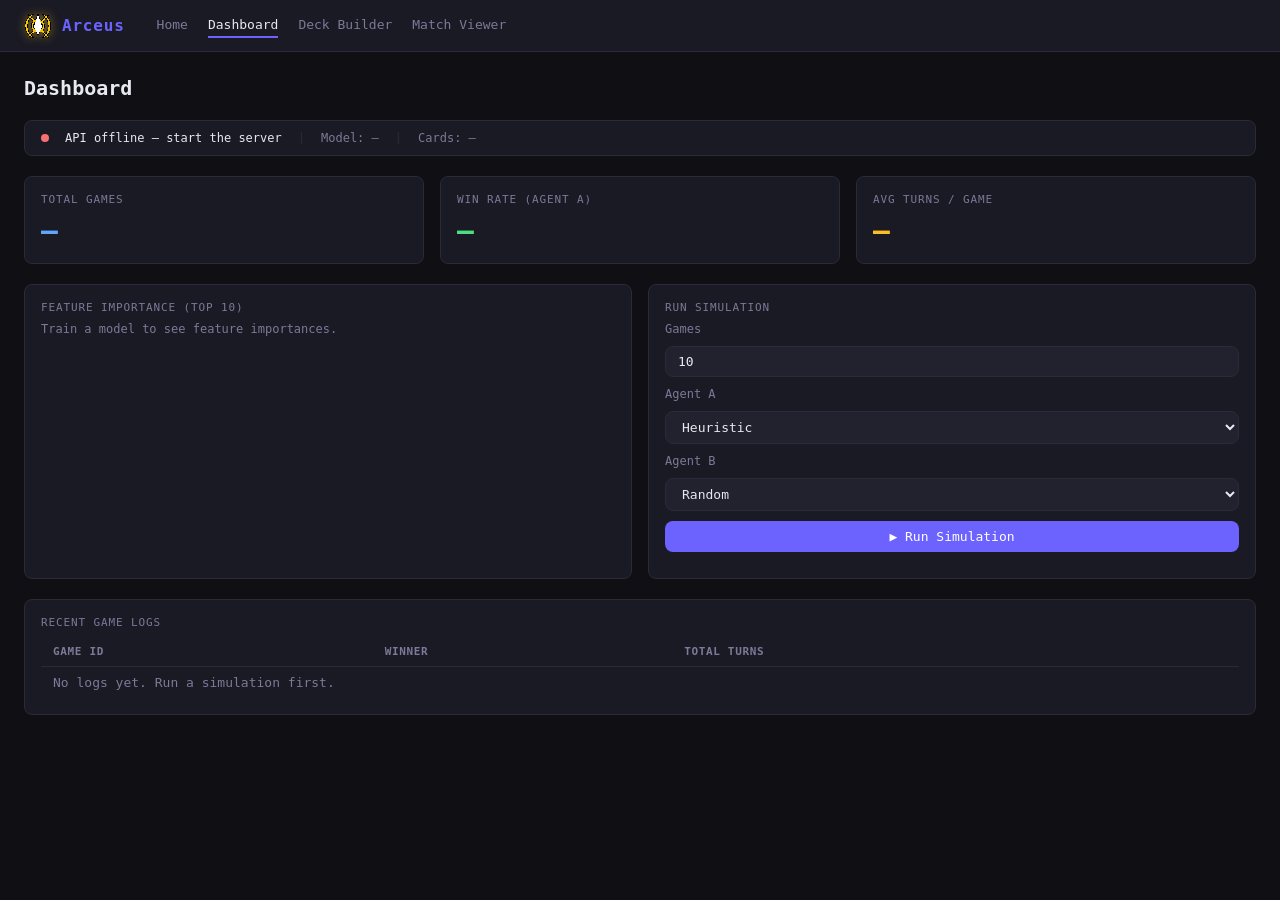
<file: ui/index.html>
<!DOCTYPE html>
<html lang="en">
<head>
  <meta charset="UTF-8">
  <meta name="viewport" content="width=device-width, initial-scale=1.0">
  <title>Arceus — Dashboard</title>
  <link rel="stylesheet" href="assets/style.css">
</head>
<body>

<nav>
  <a href="landing.html" style="display:flex;align-items:center;gap:10px;text-decoration:none">
    <img src="assets/logo.png" alt="Arceus" style="height:28px;width:auto;filter:drop-shadow(0 0 5px #fbbf2488);image-rendering:pixelated;">
    <span class="nav-brand">Arceus</span>
  </a>
  <div class="nav-links">
    <a href="landing.html" class="nav-link">Home</a>
    <a href="index.html" class="nav-link active">Dashboard</a>
    <a href="deck_builder.html" class="nav-link">Deck Builder</a>
    <a href="match_viewer.html" class="nav-link">Match Viewer</a>
  </div>
</nav>

<div class="page">
  <h1 class="page-title">Dashboard</h1>

  <!-- Status bar -->
  <div class="status-bar" id="statusBar">
    <div class="status-dot red" id="apiDot"></div>
    <span id="apiStatus">Connecting to API...</span>
    <span style="color:var(--border)">|</span>
    <span id="modelStatus" style="color:var(--text-muted)">Model: —</span>
    <span style="color:var(--border)">|</span>
    <span id="cardsStatus" style="color:var(--text-muted)">Cards: —</span>
  </div>

  <!-- Stats -->
  <div class="grid-3" style="margin-bottom:20px">
    <div class="card">
      <div class="card-title">Total Games</div>
      <div class="card-value blue" id="statGames">—</div>
    </div>
    <div class="card">
      <div class="card-title">Win Rate (Agent A)</div>
      <div class="card-value green" id="statWinRate">—</div>
    </div>
    <div class="card">
      <div class="card-title">Avg Turns / Game</div>
      <div class="card-value yellow" id="statAvgTurns">—</div>
    </div>
  </div>

  <div class="grid-2" style="margin-bottom:20px">
    <!-- Feature Importance Chart -->
    <div class="card">
      <div class="card-title">Feature Importance (Top 10)</div>
      <div class="bar-chart" id="featureChart" style="margin-top:8px">
        <div style="color:var(--text-muted);font-size:12px">Train a model to see feature importances.</div>
      </div>
    </div>

    <!-- Quick Simulate -->
    <div class="card">
      <div class="card-title">Run Simulation</div>
      <div style="display:flex;flex-direction:column;gap:10px;margin-top:8px">
        <label style="font-size:12px;color:var(--text-muted)">Games</label>
        <input type="number" id="simGames" value="10" min="1" max="500">
        <label style="font-size:12px;color:var(--text-muted)">Agent A</label>
        <select id="simAgentA">
          <option value="heuristic">Heuristic</option>
          <option value="xgboost">XGBoost</option>
          <option value="random">Random</option>
        </select>
        <label style="font-size:12px;color:var(--text-muted)">Agent B</label>
        <select id="simAgentB">
          <option value="random">Random</option>
          <option value="heuristic">Heuristic</option>
          <option value="xgboost">XGBoost</option>
        </select>
        <button id="simBtn">▶ Run Simulation</button>
        <div id="simResult" style="font-size:12px;color:var(--text-muted)"></div>
      </div>
    </div>
  </div>

  <!-- Recent Logs -->
  <div class="card">
    <div class="card-title">Recent Game Logs</div>
    <table style="margin-top:8px">
      <thead>
        <tr>
          <th>Game ID</th>
          <th>Winner</th>
          <th>Total Turns</th>
          <th></th>
        </tr>
      </thead>
      <tbody id="logTable">
        <tr><td colspan="4" style="color:var(--text-muted)">No logs yet. Run a simulation first.</td></tr>
      </tbody>
    </table>
  </div>
</div>

<script src="assets/app.js"></script>
<script>
async function loadStatus() {
  try {
    const data = await apiFetch("/");
    qs("#apiDot").className = "status-dot green";
    qs("#apiStatus").textContent = "API connected";
    qs("#modelStatus").textContent = `Model: ${data.model_loaded ? "✓ loaded" : "✗ not trained"}`;
    qs("#cardsStatus").textContent = `Cards: ${data.cards_loaded}`;
  } catch {
    qs("#apiStatus").textContent = "API offline — start the server";
  }
}

async function loadStats() {
  try {
    const s = await apiFetch("/stats");
    qs("#statGames").textContent = s.total_games;
    qs("#statWinRate").textContent = s.total_games ? `${(s.win_rate * 100).toFixed(1)}%` : "—";
    qs("#statAvgTurns").textContent = s.total_games ? s.avg_turns.toFixed(1) : "—";

    if (s.feature_importance.length) {
      renderFeatureChart(s.feature_importance.slice(0, 10));
    }
  } catch { /* stats endpoint may fail if no logs */ }
}

function renderFeatureChart(features) {
  const max = Math.max(...features.map(f => f.score), 0.001);
  const el = qs("#featureChart");
  el.innerHTML = features.map(f => `
    <div class="bar-row">
      <div class="bar-label" title="${f.name}">${f.name}</div>
      <div class="bar-bg">
        <div class="bar-fill" style="width:${(f.score / max * 100).toFixed(1)}%"></div>
      </div>
      <div class="bar-pct">${(f.score * 100).toFixed(1)}%</div>
    </div>
  `).join("");
}

async function loadLogs() {
  try {
    const { logs } = await apiFetch("/logs");
    const tbody = qs("#logTable");
    if (!logs.length) {
      tbody.innerHTML = "<tr><td colspan='4' style='color:var(--text-muted)'>No logs yet.</td></tr>";
      return;
    }
    const recent = logs.slice(-10).reverse();
    tbody.innerHTML = recent.map(l => `
      <tr>
        <td>${l.id}</td>
        <td style="color:${l.winner === 'agent_a' ? 'var(--green)' : l.winner === 'agent_b' ? 'var(--red)' : 'var(--text-muted)'}">${l.winner}</td>
        <td>${l.total_turns ?? "—"}</td>
        <td><a href="match_viewer.html?log=${l.id}" class="btn btn-sm btn-outline">View</a></td>
      </tr>
    `).join("");
  } catch { /* no logs */ }
}

qs("#simBtn").addEventListener("click", async () => {
  const btn = qs("#simBtn");
  btn.disabled = true;
  btn.textContent = "Running...";
  qs("#simResult").textContent = "";
  try {
    const res = await apiFetch("/simulate", {
      method: "POST",
      body: JSON.stringify({
        num_games: parseInt(qs("#simGames").value) || 10,
        agent_a: qs("#simAgentA").value,
        agent_b: qs("#simAgentB").value,
      }),
    });
    qs("#simResult").textContent =
      `Done: ${res.wins_a}W / ${res.wins_b}L / ${res.draws}D (win rate: ${(res.win_rate_a * 100).toFixed(1)}%)`;
    showToast(`Ran ${res.games_played} games`);
    await loadStats();
    await loadLogs();
  } catch (e) {
    showToast(e.message, "error");
  } finally {
    btn.disabled = false;
    btn.textContent = "▶ Run Simulation";
  }
});

(async () => {
  await loadStatus();
  await loadStats();
  await loadLogs();
})();
</script>
</body>
</html>
</file>
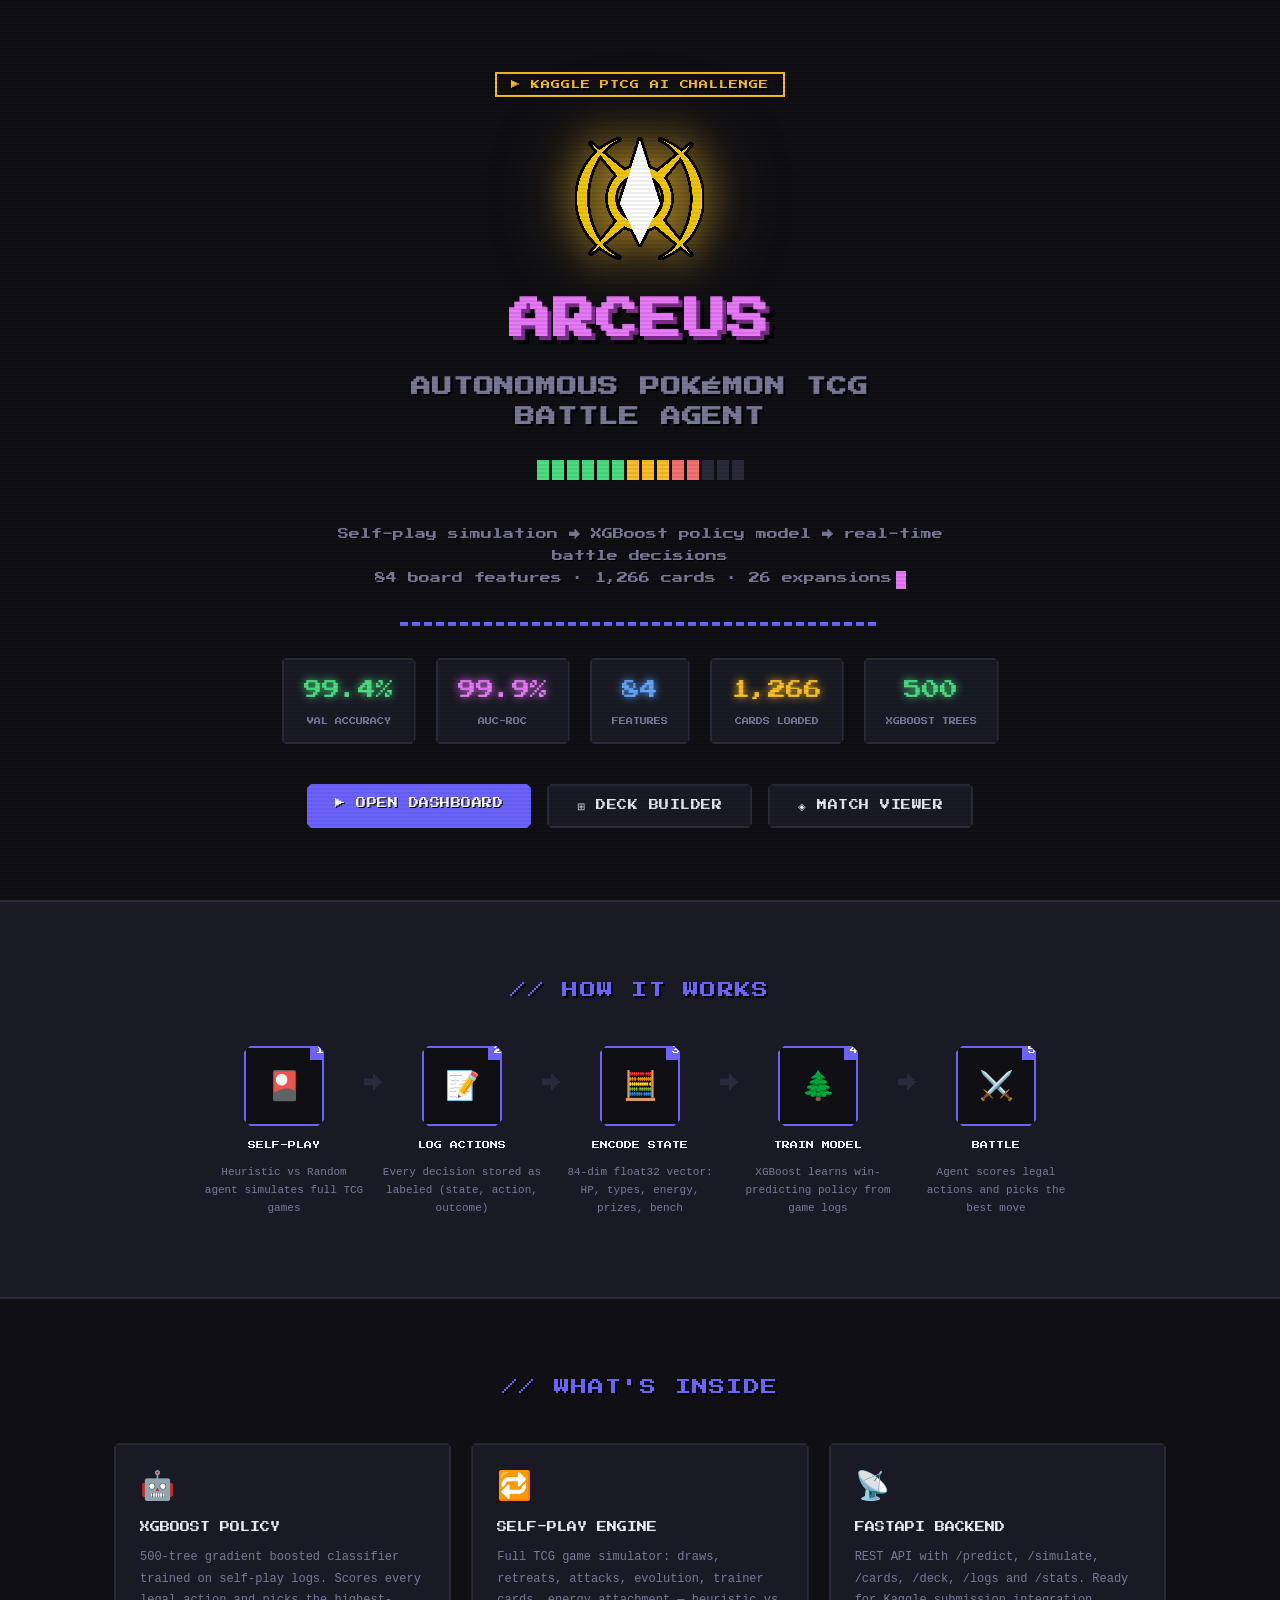
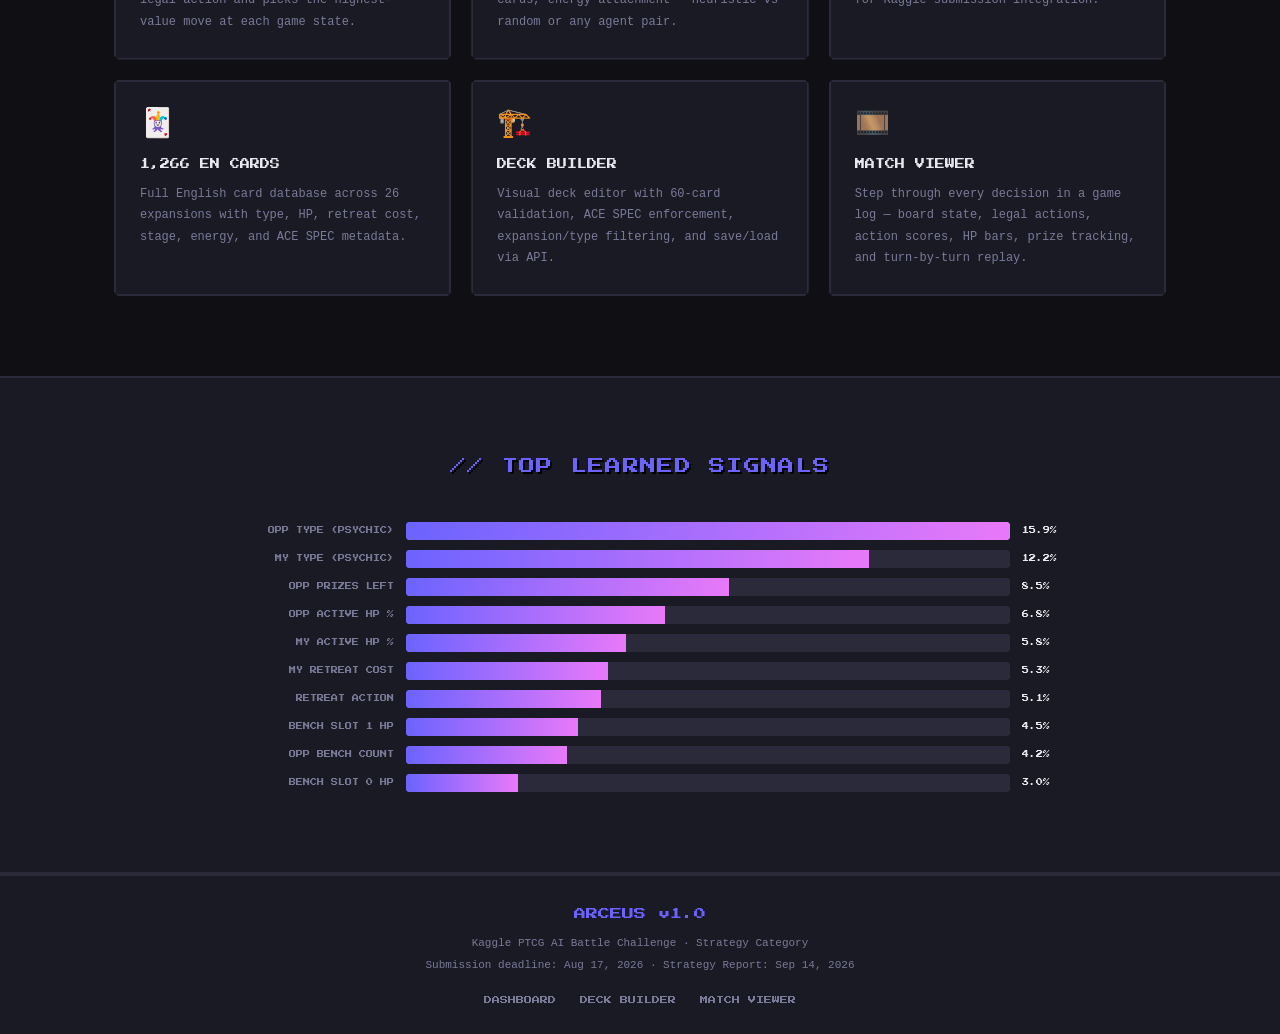
<file: ui/landing.html>
<!DOCTYPE html>
<html lang="en">
<head>
  <meta charset="UTF-8">
  <meta name="viewport" content="width=device-width, initial-scale=1.0">
  <title>Arceus — Autonomous Pokémon TCG Battle Agent</title>
  <style>
    @import url('https://fonts.googleapis.com/css2?family=Press+Start+2P&display=swap');

    :root {
      --bg: #0f0f14;
      --surface: #1a1a24;
      --border: #2a2a3a;
      --text: #e8e8f0;
      --muted: #7a7a99;
      --accent: #6c63ff;
      --green: #4ade80;
      --red: #f87171;
      --yellow: #fbbf24;
      --blue: #60a5fa;
      --psychic: #e879f9;
      --pixel: "Press Start 2P", monospace;
      --mono: "SF Mono", "Fira Code", monospace;
    }

    * { box-sizing: border-box; margin: 0; padding: 0; }

    body {
      background: var(--bg);
      color: var(--text);
      font-family: var(--mono);
      overflow-x: hidden;
      cursor: default;
    }

    /* ── Scanline overlay ── */
    body::before {
      content: "";
      position: fixed;
      inset: 0;
      background: repeating-linear-gradient(
        0deg,
        transparent,
        transparent 2px,
        rgba(0,0,0,0.07) 2px,
        rgba(0,0,0,0.07) 4px
      );
      pointer-events: none;
      z-index: 999;
    }

    /* ── Pixel canvas bg ── */
    #pixelCanvas {
      position: fixed;
      inset: 0;
      z-index: 0;
      opacity: 0.18;
    }

    /* ── Hero ── */
    .hero {
      position: relative;
      z-index: 1;
      min-height: 100vh;
      display: flex;
      flex-direction: column;
      align-items: center;
      justify-content: center;
      padding: 40px 24px;
      text-align: center;
    }

    .pixel-badge {
      font-family: var(--pixel);
      font-size: 9px;
      color: var(--yellow);
      letter-spacing: 0.1em;
      border: 2px solid var(--yellow);
      padding: 6px 14px;
      margin-bottom: 32px;
      image-rendering: pixelated;
      text-shadow: 2px 2px 0 #000;
      animation: blink-border 1.4s step-end infinite;
    }

    @keyframes blink-border {
      0%, 100% { border-color: var(--yellow); }
      50% { border-color: transparent; }
    }

    .hero-title {
      font-family: var(--pixel);
      font-size: clamp(20px, 5vw, 42px);
      line-height: 1.5;
      color: #fff;
      text-shadow:
        4px 4px 0 var(--accent),
        8px 8px 0 #000;
      margin-bottom: 8px;
      letter-spacing: 0.04em;
    }

    .hero-title span {
      color: var(--psychic);
      text-shadow:
        4px 4px 0 #7b2d8b,
        8px 8px 0 #000;
    }

    .hero-sub {
      font-family: var(--pixel);
      font-size: clamp(7px, 1.5vw, 11px);
      color: var(--muted);
      line-height: 2;
      margin-top: 24px;
      max-width: 640px;
      text-shadow: 1px 1px 0 #000;
    }

    /* ── Pixel divider ── */
    .pixel-divider {
      width: 100%;
      max-width: 480px;
      height: 4px;
      margin: 32px auto;
      background: repeating-linear-gradient(
        90deg,
        var(--accent) 0, var(--accent) 8px,
        transparent 8px, transparent 12px
      );
    }

    /* ── Stat chips ── */
    .stats-row {
      display: flex;
      gap: 20px;
      flex-wrap: wrap;
      justify-content: center;
      margin-bottom: 40px;
    }

    .stat-chip {
      background: var(--surface);
      border: 2px solid var(--border);
      padding: 12px 20px;
      font-family: var(--pixel);
      font-size: 9px;
      line-height: 2;
      text-align: center;
      position: relative;
      image-rendering: pixelated;
      /* pixel corners */
      clip-path: polygon(4px 0%, calc(100% - 4px) 0%, 100% 4px, 100% calc(100% - 4px), calc(100% - 4px) 100%, 4px 100%, 0% calc(100% - 4px), 0% 4px);
      transition: border-color 0.2s, transform 0.1s;
    }
    .stat-chip:hover {
      border-color: var(--accent);
      transform: translateY(-2px);
    }

    .stat-chip .val {
      display: block;
      font-size: 18px;
      margin-bottom: 4px;
    }
    .stat-chip .val.green { color: var(--green); text-shadow: 0 0 8px var(--green); }
    .stat-chip .val.yellow { color: var(--yellow); text-shadow: 0 0 8px var(--yellow); }
    .stat-chip .val.blue { color: var(--blue); text-shadow: 0 0 8px var(--blue); }
    .stat-chip .val.psychic { color: var(--psychic); text-shadow: 0 0 8px var(--psychic); }
    .stat-chip .lbl { color: var(--muted); font-size: 7px; }

    /* ── CTA buttons ── */
    .cta-row {
      display: flex;
      gap: 16px;
      flex-wrap: wrap;
      justify-content: center;
    }

    .cta-btn {
      font-family: var(--pixel);
      font-size: 10px;
      padding: 14px 28px;
      border: none;
      cursor: pointer;
      text-decoration: none;
      display: inline-block;
      clip-path: polygon(4px 0%, calc(100% - 4px) 0%, 100% 4px, 100% calc(100% - 4px), calc(100% - 4px) 100%, 4px 100%, 0% calc(100% - 4px), 0% 4px);
      transition: filter 0.15s, transform 0.1s;
      letter-spacing: 0.05em;
      position: relative;
    }
    .cta-btn:hover { filter: brightness(1.15); transform: translateY(-2px); }
    .cta-btn:active { transform: translateY(0); }

    .cta-btn.primary { background: var(--accent); color: #fff; text-shadow: 1px 1px 0 #000; }
    .cta-btn.secondary { background: var(--surface); color: var(--text); border: 2px solid var(--border); }
    .cta-btn.secondary:hover { border-color: var(--accent); }

    /* ── Features section ── */
    .section {
      position: relative;
      z-index: 1;
      padding: 80px 24px;
      max-width: 1100px;
      margin: 0 auto;
    }

    .section-title {
      font-family: var(--pixel);
      font-size: clamp(11px, 2vw, 16px);
      color: var(--accent);
      text-align: center;
      margin-bottom: 48px;
      text-shadow: 2px 2px 0 #000;
      letter-spacing: 0.08em;
    }

    .feature-grid {
      display: grid;
      grid-template-columns: repeat(auto-fit, minmax(260px, 1fr));
      gap: 20px;
    }

    .feature-card {
      background: var(--surface);
      border: 2px solid var(--border);
      padding: 24px;
      clip-path: polygon(4px 0%, calc(100% - 4px) 0%, 100% 4px, 100% calc(100% - 4px), calc(100% - 4px) 100%, 4px 100%, 0% calc(100% - 4px), 0% 4px);
      transition: border-color 0.2s, transform 0.15s;
    }
    .feature-card:hover { border-color: var(--accent); transform: translateY(-3px); }

    .feature-icon {
      font-size: 28px;
      margin-bottom: 16px;
      display: block;
      image-rendering: pixelated;
    }

    .feature-title {
      font-family: var(--pixel);
      font-size: 10px;
      color: var(--text);
      margin-bottom: 12px;
      line-height: 1.6;
    }

    .feature-desc {
      font-size: 12px;
      color: var(--muted);
      line-height: 1.8;
    }

    /* ── Pipeline section ── */
    .pipeline {
      position: relative;
      z-index: 1;
      background: var(--surface);
      border-top: 2px solid var(--border);
      border-bottom: 2px solid var(--border);
      padding: 80px 24px;
    }

    .pipeline-inner {
      max-width: 900px;
      margin: 0 auto;
    }

    .pipeline-steps {
      display: flex;
      align-items: flex-start;
      gap: 0;
      flex-wrap: wrap;
      justify-content: center;
      margin-top: 40px;
    }

    .pipeline-step {
      display: flex;
      flex-direction: column;
      align-items: center;
      gap: 12px;
      width: 160px;
      text-align: center;
    }

    .step-box {
      background: var(--bg);
      border: 2px solid var(--accent);
      width: 80px; height: 80px;
      display: flex;
      align-items: center;
      justify-content: center;
      font-size: 28px;
      clip-path: polygon(6px 0%, calc(100% - 6px) 0%, 100% 6px, 100% calc(100% - 6px), calc(100% - 6px) 100%, 6px 100%, 0% calc(100% - 6px), 0% 6px);
      position: relative;
    }

    .step-num {
      position: absolute;
      top: -8px; right: -8px;
      background: var(--accent);
      color: #fff;
      font-family: var(--pixel);
      font-size: 8px;
      width: 20px; height: 20px;
      display: flex; align-items: center; justify-content: center;
    }

    .step-label {
      font-family: var(--pixel);
      font-size: 8px;
      color: var(--text);
      line-height: 1.8;
    }

    .step-sub {
      font-size: 11px;
      color: var(--muted);
      line-height: 1.6;
    }

    .step-arrow {
      font-family: var(--pixel);
      font-size: 18px;
      color: var(--border);
      padding-top: 28px;
      flex-shrink: 0;
    }

    /* ── Top features bar ── */
    .feat-section {
      position: relative;
      z-index: 1;
      padding: 80px 24px;
      max-width: 900px;
      margin: 0 auto;
    }

    .feat-bar-list { display: flex; flex-direction: column; gap: 10px; margin-top: 32px; }

    .feat-bar-row {
      display: flex;
      align-items: center;
      gap: 12px;
      font-size: 11px;
    }

    .feat-bar-name {
      font-family: var(--pixel);
      font-size: 7px;
      color: var(--muted);
      width: 180px;
      flex-shrink: 0;
      text-align: right;
    }

    .feat-bar-bg {
      flex: 1;
      height: 18px;
      background: var(--border);
      position: relative;
      clip-path: polygon(2px 0%, calc(100% - 2px) 0%, 100% 2px, 100% calc(100% - 2px), calc(100% - 2px) 100%, 2px 100%, 0% calc(100% - 2px), 0% 2px);
    }

    .feat-bar-fill {
      height: 100%;
      background: linear-gradient(90deg, var(--accent), var(--psychic));
      transition: width 1.2s cubic-bezier(0.16,1,0.3,1);
    }

    .feat-bar-val {
      font-family: var(--pixel);
      font-size: 7px;
      color: var(--text);
      width: 44px;
      flex-shrink: 0;
    }

    /* ── Footer ── */
    footer {
      position: relative;
      z-index: 1;
      background: var(--surface);
      border-top: 2px solid var(--border);
      padding: 32px 24px;
      text-align: center;
    }

    .footer-brand {
      font-family: var(--pixel);
      font-size: 12px;
      color: var(--accent);
      margin-bottom: 12px;
    }

    .footer-sub {
      font-size: 11px;
      color: var(--muted);
      line-height: 2;
    }

    .footer-links {
      display: flex;
      gap: 24px;
      justify-content: center;
      margin-top: 20px;
    }

    .footer-links a {
      font-family: var(--pixel);
      font-size: 8px;
      color: var(--muted);
      text-decoration: none;
      transition: color 0.15s;
    }
    .footer-links a:hover { color: var(--accent); }

    /* ── Pixel cursor blink ── */
    .cursor {
      display: inline-block;
      width: 10px; height: 18px;
      background: var(--psychic);
      vertical-align: middle;
      margin-left: 4px;
      animation: cursor-blink 0.9s step-end infinite;
    }
    @keyframes cursor-blink {
      0%, 100% { opacity: 1; }
      50% { opacity: 0; }
    }

    /* ── Pixel HP bar (decorative) ── */
    .hp-display {
      display: flex;
      gap: 3px;
      justify-content: center;
      margin: 20px 0;
    }
    .hp-block {
      width: 12px; height: 20px;
      background: var(--green);
      animation: hp-pulse 2s ease-in-out infinite;
    }
    .hp-block:nth-child(n+7) { background: var(--yellow); }
    .hp-block:nth-child(n+10) { background: var(--red); }
    .hp-block:nth-child(n+12) { background: var(--border); animation: none; }
    @keyframes hp-pulse {
      0%, 100% { opacity: 1; }
      50% { opacity: 0.6; }
    }

    /* ── Logo float ── */
    @keyframes logo-float {
      0%, 100% { transform: translateY(0px); }
      50% { transform: translateY(-10px); }
    }

    /* ── Nav logo ── */
    .nav-logo {
      height: 28px;
      width: auto;
      image-rendering: pixelated;
      filter: drop-shadow(0 0 6px #fbbf2488);
      flex-shrink: 0;
    }

    /* ── Responsive ── */
    @media (max-width: 600px) {
      .stats-row { gap: 12px; }
      .stat-chip { padding: 10px 14px; }
      .step-arrow { display: none; }
      .feat-bar-name { width: 110px; font-size: 6px; }
    }
  </style>
</head>
<body>

<canvas id="pixelCanvas"></canvas>

<!-- ── HERO ── -->
<section class="hero">
  <div class="pixel-badge">▶ KAGGLE PTCG AI CHALLENGE</div>

  <img src="assets/logo.png" alt="Arceus logo"
    style="width:clamp(80px,14vw,140px);height:auto;margin-bottom:20px;
           filter:drop-shadow(0 0 18px #fbbf24aa) drop-shadow(0 0 40px #fbbf2444);
           image-rendering:pixelated;animation:logo-float 3s ease-in-out infinite;">

  <h1 class="hero-title">
    <span>ARCEUS</span>
  </h1>
  <h2 class="hero-title" style="font-size:clamp(10px,2.5vw,20px);text-shadow:2px 2px 0 #000;margin-top:12px;color:var(--muted)">
    AUTONOMOUS POKÉMON TCG<br>BATTLE AGENT
  </h2>

  <div class="hp-display">
    <div class="hp-block"></div><div class="hp-block"></div><div class="hp-block"></div>
    <div class="hp-block"></div><div class="hp-block"></div><div class="hp-block"></div>
    <div class="hp-block"></div><div class="hp-block"></div><div class="hp-block"></div>
    <div class="hp-block"></div><div class="hp-block"></div>
    <div class="hp-block"></div><div class="hp-block"></div><div class="hp-block"></div>
  </div>

  <p class="hero-sub">
    Self-play simulation → XGBoost policy model → real-time battle decisions<br>
    84 board features · 1,266 cards · 26 expansions<span class="cursor"></span>
  </p>

  <div class="pixel-divider"></div>

  <div class="stats-row">
    <div class="stat-chip">
      <span class="val green">99.4%</span>
      <span class="lbl">VAL ACCURACY</span>
    </div>
    <div class="stat-chip">
      <span class="val psychic">99.9%</span>
      <span class="lbl">AUC-ROC</span>
    </div>
    <div class="stat-chip">
      <span class="val blue">84</span>
      <span class="lbl">FEATURES</span>
    </div>
    <div class="stat-chip">
      <span class="val yellow">1,266</span>
      <span class="lbl">CARDS LOADED</span>
    </div>
    <div class="stat-chip">
      <span class="val green">500</span>
      <span class="lbl">XGBOOST TREES</span>
    </div>
  </div>

  <div class="cta-row">
    <a href="index.html" class="cta-btn primary">▶ OPEN DASHBOARD</a>
    <a href="deck_builder.html" class="cta-btn secondary">⊞ DECK BUILDER</a>
    <a href="match_viewer.html" class="cta-btn secondary">◈ MATCH VIEWER</a>
  </div>
</section>

<!-- ── PIPELINE ── -->
<div class="pipeline">
  <div class="pipeline-inner">
    <div class="section-title">// HOW IT WORKS</div>
    <div class="pipeline-steps">

      <div class="pipeline-step">
        <div class="step-box">
          🎴
          <div class="step-num">1</div>
        </div>
        <div class="step-label">SELF-PLAY</div>
        <div class="step-sub">Heuristic vs Random agent simulates full TCG games</div>
      </div>

      <div class="step-arrow">→</div>

      <div class="pipeline-step">
        <div class="step-box">
          📝
          <div class="step-num">2</div>
        </div>
        <div class="step-label">LOG ACTIONS</div>
        <div class="step-sub">Every decision stored as labeled (state, action, outcome)</div>
      </div>

      <div class="step-arrow">→</div>

      <div class="pipeline-step">
        <div class="step-box">
          🧮
          <div class="step-num">3</div>
        </div>
        <div class="step-label">ENCODE STATE</div>
        <div class="step-sub">84-dim float32 vector: HP, types, energy, prizes, bench</div>
      </div>

      <div class="step-arrow">→</div>

      <div class="pipeline-step">
        <div class="step-box">
          🌲
          <div class="step-num">4</div>
        </div>
        <div class="step-label">TRAIN MODEL</div>
        <div class="step-sub">XGBoost learns win-predicting policy from game logs</div>
      </div>

      <div class="step-arrow">→</div>

      <div class="pipeline-step">
        <div class="step-box">
          ⚔️
          <div class="step-num">5</div>
        </div>
        <div class="step-label">BATTLE</div>
        <div class="step-sub">Agent scores legal actions and picks the best move</div>
      </div>

    </div>
  </div>
</div>

<!-- ── FEATURES ── -->
<section class="section">
  <div class="section-title">// WHAT'S INSIDE</div>
  <div class="feature-grid">

    <div class="feature-card">
      <span class="feature-icon">🤖</span>
      <div class="feature-title">XGBOOST POLICY</div>
      <div class="feature-desc">500-tree gradient boosted classifier trained on self-play logs. Scores every legal action and picks the highest-value move at each game state.</div>
    </div>

    <div class="feature-card">
      <span class="feature-icon">🔁</span>
      <div class="feature-title">SELF-PLAY ENGINE</div>
      <div class="feature-desc">Full TCG game simulator: draws, retreats, attacks, evolution, trainer cards, energy attachment — heuristic vs random or any agent pair.</div>
    </div>

    <div class="feature-card">
      <span class="feature-icon">📡</span>
      <div class="feature-title">FASTAPI BACKEND</div>
      <div class="feature-desc">REST API with /predict, /simulate, /cards, /deck, /logs and /stats. Ready for Kaggle submission integration.</div>
    </div>

    <div class="feature-card">
      <span class="feature-icon">🃏</span>
      <div class="feature-title">1,266 EN CARDS</div>
      <div class="feature-desc">Full English card database across 26 expansions with type, HP, retreat cost, stage, energy, and ACE SPEC metadata.</div>
    </div>

    <div class="feature-card">
      <span class="feature-icon">🏗️</span>
      <div class="feature-title">DECK BUILDER</div>
      <div class="feature-desc">Visual deck editor with 60-card validation, ACE SPEC enforcement, expansion/type filtering, and save/load via API.</div>
    </div>

    <div class="feature-card">
      <span class="feature-icon">🎞️</span>
      <div class="feature-title">MATCH VIEWER</div>
      <div class="feature-desc">Step through every decision in a game log — board state, legal actions, action scores, HP bars, prize tracking, and turn-by-turn replay.</div>
    </div>

  </div>
</section>

<!-- ── TOP FEATURES ── -->
<div style="background:var(--surface);border-top:2px solid var(--border);border-bottom:2px solid var(--border)">
  <div class="feat-section">
    <div class="section-title">// TOP LEARNED SIGNALS</div>
    <div class="feat-bar-list" id="featBars"></div>
  </div>
</div>

<!-- ── FOOTER ── -->
<footer>
  <div class="footer-brand">ARCEUS v1.0</div>
  <div class="footer-sub">
    Kaggle PTCG AI Battle Challenge · Strategy Category<br>
    Submission deadline: Aug 17, 2026 · Strategy Report: Sep 14, 2026
  </div>
  <div class="footer-links">
    <a href="index.html">DASHBOARD</a>
    <a href="deck_builder.html">DECK BUILDER</a>
    <a href="match_viewer.html">MATCH VIEWER</a>
  </div>
</footer>

<script>
/* ── Pixel canvas background ── */
(function () {
  const canvas = document.getElementById("pixelCanvas");
  const ctx = canvas.getContext("2d");
  const TILE = 20;
  let cols, rows, grid, nextGrid;

  function resize() {
    canvas.width = window.innerWidth;
    canvas.height = window.innerHeight;
    cols = Math.ceil(canvas.width / TILE);
    rows = Math.ceil(canvas.height / TILE);
    grid = Array.from({ length: rows }, () =>
      Array.from({ length: cols }, () => Math.random() < 0.18 ? 1 : 0)
    );
  }

  function countNeighbors(g, r, c) {
    let n = 0;
    for (let dr = -1; dr <= 1; dr++)
      for (let dc = -1; dc <= 1; dc++) {
        if (dr === 0 && dc === 0) continue;
        const nr = (r + dr + rows) % rows;
        const nc = (c + dc + cols) % cols;
        n += g[nr][nc];
      }
    return n;
  }

  const COLORS = ["#6c63ff", "#e879f9", "#4ade80", "#60a5fa", "#fbbf24"];
  let colorGrid;

  function initColors() {
    colorGrid = Array.from({ length: rows }, () =>
      Array.from({ length: cols }, () => COLORS[Math.floor(Math.random() * COLORS.length)])
    );
  }

  function step() {
    nextGrid = Array.from({ length: rows }, (_, r) =>
      Array.from({ length: cols }, (_, c) => {
        const n = countNeighbors(grid, r, c);
        if (grid[r][c]) return (n === 2 || n === 3) ? 1 : 0;
        return n === 3 ? 1 : 0;
      })
    );
    grid = nextGrid;
  }

  function draw() {
    ctx.clearRect(0, 0, canvas.width, canvas.height);
    for (let r = 0; r < rows; r++) {
      for (let c = 0; c < cols; c++) {
        if (grid[r][c]) {
          ctx.fillStyle = colorGrid[r][c];
          ctx.fillRect(c * TILE + 1, r * TILE + 1, TILE - 2, TILE - 2);
        }
      }
    }
  }

  resize();
  initColors();
  window.addEventListener("resize", () => { resize(); initColors(); });

  let frame = 0;
  function loop() {
    if (frame % 8 === 0) { step(); draw(); }
    frame++;
    requestAnimationFrame(loop);
  }
  loop();
})();

/* ── Feature importance bars ── */
const features = [
  { name: "opp_type_8",         score: 0.1593, label: "Opp Type (Psychic)" },
  { name: "active_type_8",      score: 0.1220, label: "My Type (Psychic)"  },
  { name: "opp_prizes",         score: 0.0852, label: "Opp Prizes Left"    },
  { name: "opp_active_hp_ratio",score: 0.0683, label: "Opp Active HP %"    },
  { name: "active_hp_ratio",    score: 0.0582, label: "My Active HP %"     },
  { name: "active_retreat",     score: 0.0534, label: "My Retreat Cost"    },
  { name: "action_type_5",      score: 0.0515, label: "RETREAT Action"     },
  { name: "bench_hp_1",         score: 0.0454, label: "Bench Slot 1 HP"   },
  { name: "opp_bench_size",     score: 0.0423, label: "Opp Bench Count"   },
  { name: "bench_hp_0",         score: 0.0296, label: "Bench Slot 0 HP"   },
];

const max = features[0].score;
const container = document.getElementById("featBars");

features.forEach(f => {
  const pct = (f.score / max * 100).toFixed(1);
  const row = document.createElement("div");
  row.className = "feat-bar-row";
  row.innerHTML = `
    <div class="feat-bar-name">${f.label.toUpperCase()}</div>
    <div class="feat-bar-bg">
      <div class="feat-bar-fill" style="width:0%" data-pct="${pct}%"></div>
    </div>
    <div class="feat-bar-val">${(f.score * 100).toFixed(1)}%</div>
  `;
  container.appendChild(row);
});

// Animate bars in on scroll
const observer = new IntersectionObserver(entries => {
  if (entries[0].isIntersecting) {
    document.querySelectorAll(".feat-bar-fill").forEach(el => {
      el.style.width = el.dataset.pct;
    });
    observer.disconnect();
  }
}, { threshold: 0.2 });
observer.observe(container);
</script>
</body>
</html>
</file>
<file: ui/assets/style.css>
:root {
  --bg: #0f0f14;
  --surface: #1a1a24;
  --surface2: #22222e;
  --border: #2a2a3a;
  --text: #e8e8f0;
  --text-muted: #7a7a99;
  --accent: #6c63ff;
  --accent-hover: #8b83ff;
  --green: #4ade80;
  --red: #f87171;
  --yellow: #fbbf24;
  --blue: #60a5fa;

  --type-grass: #4ade80;
  --type-fire: #f97316;
  --type-water: #38bdf8;
  --type-lightning: #fbbf24;
  --type-psychic: #e879f9;
  --type-fighting: #fb923c;
  --type-darkness: #a78bfa;
  --type-metal: #94a3b8;
  --type-colorless: #cbd5e1;
  --type-dragon: #60a5fa;
  --type-any: #d1d5db;

  --font: "SF Mono", "Fira Code", "Cascadia Code", monospace;
  --radius: 8px;
}

* { box-sizing: border-box; margin: 0; padding: 0; }

body {
  background: var(--bg);
  color: var(--text);
  font-family: var(--font);
  font-size: 14px;
  min-height: 100vh;
}

a { color: var(--accent); text-decoration: none; }
a:hover { color: var(--accent-hover); }

/* ── Nav ─────────────────────────────────────────────────────────────────── */

nav {
  background: var(--surface);
  border-bottom: 1px solid var(--border);
  padding: 0 24px;
  display: flex;
  align-items: center;
  gap: 32px;
  height: 52px;
}

.nav-brand {
  font-size: 16px;
  font-weight: 700;
  color: var(--accent);
  letter-spacing: 0.05em;
}

.nav-links { display: flex; gap: 20px; }
.nav-link {
  color: var(--text-muted);
  font-size: 13px;
  padding: 4px 0;
  border-bottom: 2px solid transparent;
  transition: color 0.15s, border-color 0.15s;
}
.nav-link:hover, .nav-link.active { color: var(--text); border-color: var(--accent); }

/* ── Layout ──────────────────────────────────────────────────────────────── */

.page { padding: 24px; max-width: 1400px; margin: 0 auto; }
.page-title { font-size: 20px; font-weight: 700; margin-bottom: 20px; }

.grid-2 { display: grid; grid-template-columns: 1fr 1fr; gap: 16px; }
.grid-3 { display: grid; grid-template-columns: 1fr 1fr 1fr; gap: 16px; }
.grid-4 { display: grid; grid-template-columns: repeat(4, 1fr); gap: 16px; }

/* ── Cards (UI containers) ───────────────────────────────────────────────── */

.card {
  background: var(--surface);
  border: 1px solid var(--border);
  border-radius: var(--radius);
  padding: 16px;
}

.card-title {
  font-size: 11px;
  color: var(--text-muted);
  text-transform: uppercase;
  letter-spacing: 0.08em;
  margin-bottom: 8px;
}

.card-value {
  font-size: 28px;
  font-weight: 700;
}

.card-value.green { color: var(--green); }
.card-value.yellow { color: var(--yellow); }
.card-value.blue { color: var(--blue); }

/* ── Status bar ──────────────────────────────────────────────────────────── */

.status-bar {
  display: flex;
  gap: 16px;
  align-items: center;
  padding: 10px 16px;
  background: var(--surface);
  border: 1px solid var(--border);
  border-radius: var(--radius);
  margin-bottom: 20px;
  font-size: 12px;
}

.status-dot {
  width: 8px; height: 8px;
  border-radius: 50%;
  flex-shrink: 0;
}
.status-dot.green { background: var(--green); }
.status-dot.red   { background: var(--red); }

/* ── Buttons ─────────────────────────────────────────────────────────────── */

button, .btn {
  background: var(--accent);
  color: #fff;
  border: none;
  border-radius: var(--radius);
  padding: 8px 16px;
  font-family: var(--font);
  font-size: 13px;
  cursor: pointer;
  transition: background 0.15s;
}
button:hover, .btn:hover { background: var(--accent-hover); }
button:disabled { background: var(--border); color: var(--text-muted); cursor: not-allowed; }

.btn-sm { padding: 4px 10px; font-size: 12px; }
.btn-outline {
  background: transparent;
  border: 1px solid var(--border);
  color: var(--text);
}
.btn-outline:hover { border-color: var(--accent); color: var(--accent); background: transparent; }

/* ── Inputs ──────────────────────────────────────────────────────────────── */

input, select {
  background: var(--surface2);
  border: 1px solid var(--border);
  border-radius: var(--radius);
  color: var(--text);
  font-family: var(--font);
  font-size: 13px;
  padding: 7px 12px;
  outline: none;
  transition: border-color 0.15s;
}
input:focus, select:focus { border-color: var(--accent); }

/* ── Tables ──────────────────────────────────────────────────────────────── */

table { width: 100%; border-collapse: collapse; font-size: 13px; }
th {
  text-align: left;
  color: var(--text-muted);
  font-size: 11px;
  text-transform: uppercase;
  letter-spacing: 0.06em;
  padding: 8px 12px;
  border-bottom: 1px solid var(--border);
}
td { padding: 8px 12px; border-bottom: 1px solid var(--border); }
tr:hover td { background: var(--surface2); }
tr:last-child td { border-bottom: none; }

/* ── Type badges ─────────────────────────────────────────────────────────── */

.type-badge {
  display: inline-block;
  padding: 2px 8px;
  border-radius: 4px;
  font-size: 11px;
  font-weight: 700;
  letter-spacing: 0.05em;
  color: #000;
}
.type-grass     { background: var(--type-grass); }
.type-fire      { background: var(--type-fire); }
.type-water     { background: var(--type-water); }
.type-lightning { background: var(--type-lightning); }
.type-psychic   { background: var(--type-psychic); }
.type-fighting  { background: var(--type-fighting); }
.type-darkness  { background: var(--type-darkness); color: #fff; }
.type-metal     { background: var(--type-metal); }
.type-colorless { background: var(--type-colorless); }
.type-dragon    { background: var(--type-dragon); }
.type-any       { background: var(--type-any); }

/* ── HP bar ──────────────────────────────────────────────────────────────── */

.hp-bar-bg {
  background: var(--border);
  border-radius: 4px;
  height: 6px;
  overflow: hidden;
  margin-top: 4px;
}
.hp-bar-fill {
  height: 100%;
  border-radius: 4px;
  transition: width 0.3s;
  background: var(--green);
}
.hp-bar-fill.med { background: var(--yellow); }
.hp-bar-fill.low { background: var(--red); }

/* ── Bar chart (action scores) ───────────────────────────────────────────── */

.bar-chart { display: flex; flex-direction: column; gap: 6px; }
.bar-row { display: flex; align-items: center; gap: 8px; }
.bar-label { width: 180px; font-size: 12px; color: var(--text-muted); flex-shrink: 0; overflow: hidden; text-overflow: ellipsis; white-space: nowrap; }
.bar-bg { flex: 1; background: var(--border); border-radius: 4px; height: 20px; overflow: hidden; }
.bar-fill { height: 100%; background: var(--accent); border-radius: 4px; transition: width 0.3s; }
.bar-fill.chosen { background: var(--green); }
.bar-pct { width: 40px; text-align: right; font-size: 12px; color: var(--text-muted); flex-shrink: 0; }

/* ── Card grid (deck builder) ────────────────────────────────────────────── */

.card-grid {
  display: grid;
  grid-template-columns: repeat(auto-fill, minmax(160px, 1fr));
  gap: 10px;
}

.pokemon-card {
  background: var(--surface);
  border: 1px solid var(--border);
  border-radius: var(--radius);
  padding: 10px;
  display: flex;
  flex-direction: column;
  gap: 4px;
  transition: border-color 0.15s;
}
.pokemon-card:hover { border-color: var(--accent); }
.pokemon-card.in-deck { border-color: var(--accent); background: var(--surface2); }

.pokemon-card .card-name { font-size: 12px; font-weight: 700; line-height: 1.3; }
.pokemon-card .card-meta { font-size: 11px; color: var(--text-muted); }
.pokemon-card .card-hp { font-size: 13px; color: var(--green); }

.card-controls { display: flex; align-items: center; gap: 6px; margin-top: 6px; }
.card-count { font-size: 13px; font-weight: 700; width: 20px; text-align: center; }

/* ── Toast ───────────────────────────────────────────────────────────────── */

.toast {
  position: fixed;
  bottom: 24px;
  right: 24px;
  padding: 12px 20px;
  border-radius: var(--radius);
  font-size: 13px;
  z-index: 1000;
  animation: slide-in 0.2s ease;
}
.toast-success { background: var(--green); color: #000; }
.toast-error   { background: var(--red); color: #fff; }

@keyframes slide-in {
  from { transform: translateY(20px); opacity: 0; }
  to   { transform: translateY(0); opacity: 1; }
}

/* ── Responsive ──────────────────────────────────────────────────────────── */

@media (max-width: 768px) {
  .grid-2, .grid-3, .grid-4 { grid-template-columns: 1fr; }
  .page { padding: 16px; }
}
</file>
